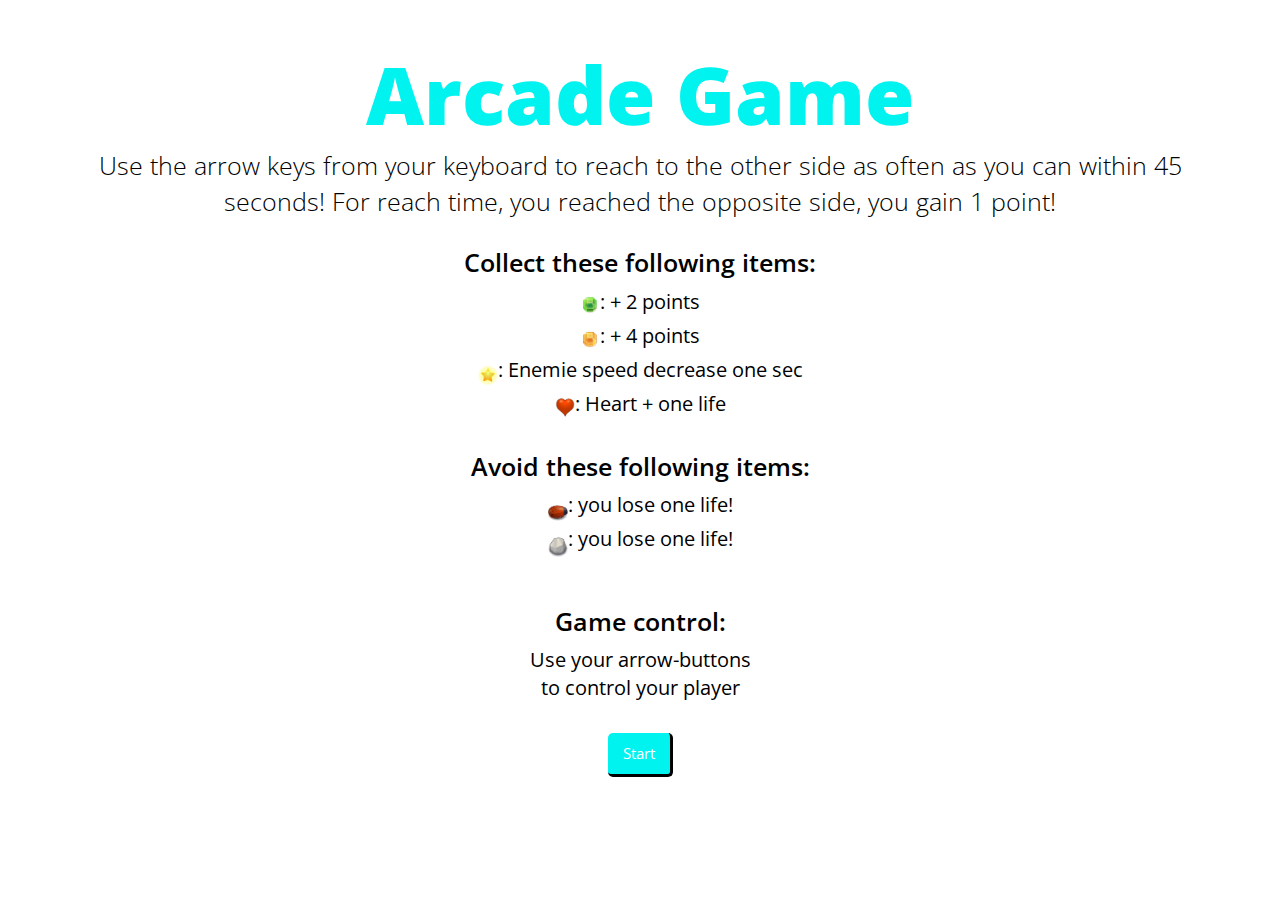
<file: index.html>
<!DOCTYPE html>

<html>
<head>
    <meta charset="UTF-8">
    <title>Effective JavaScript: Frogger-Clone</title>
    <!--Page Styles and Font-->
    <link href="https://fonts.googleapis.com/css?family=Open+Sans:400,300,600,800" rel="stylesheet">
    <link rel="stylesheet" href="css/bootstrap.css">
    <link rel="stylesheet" href="css/style.css">
</head>
<body>
<div class="container">
    <header>
        <h1 id="heading">Arcade Game</h1>
        <div id="instruction">
            <p>Use the arrow keys from your keyboard to reach to the other side as often as you can within 45 seconds! For reach time, you reached the opposite side, you gain 1 point!</p>
            <h2>Collect these following items:</h2>
            <ul>
                <li><img src="images/GemGreenKopie.png" alt="green Gem" style="width:20px;height:34px;">: + 2 points</li>
                <li><img src="images/GemOrangeKopie.png" alt="orange Gem" style="width:20px;height:34px;">: + 4 points</li>
                <li><img src="images/Star.png" alt="Star" style="width:20px;height:34px;">: Enemie speed decrease one sec</li>
                <li><img src="images/Heart.png" alt="Heart" style="width:20px;height:34px;">: Heart + one life</li>
            </ul>
            <h2>Avoid these following items:</h2>
            <ul>
                <li><img src="images/enemy-bug.png" alt="Bug" style="width:20px;height:34px;">: you lose one life!</li>
                <li><img src="images/Rock.png" alt="Rock" style="width:20px;height:34px;">: you lose one life!</li>
            </ul><br>
            <h2>Game control:</h2>
            <ul>
            <li>Use your arrow-buttons <br> to control your player</li>
            </ul>
        </div>
        <div id="timer"></div>
        <div id="life"></div>
        <div id="score"></div>
        <button id="start">Start</button>
        <button id="try-again" onClick="history.go(0)">Try Again</button>
    </header>

    <div id="game-board"></div>
    <div>
        <h1 id="no-life"></h1>
        <h1 id="gameOver-message"></h1>
    </div>

    <script src="js/resources.js"></script>
    <script src="js/app.js"></script>
    <script src="js/engine.js"></script>
    </div>
</body>
</html>
</file>
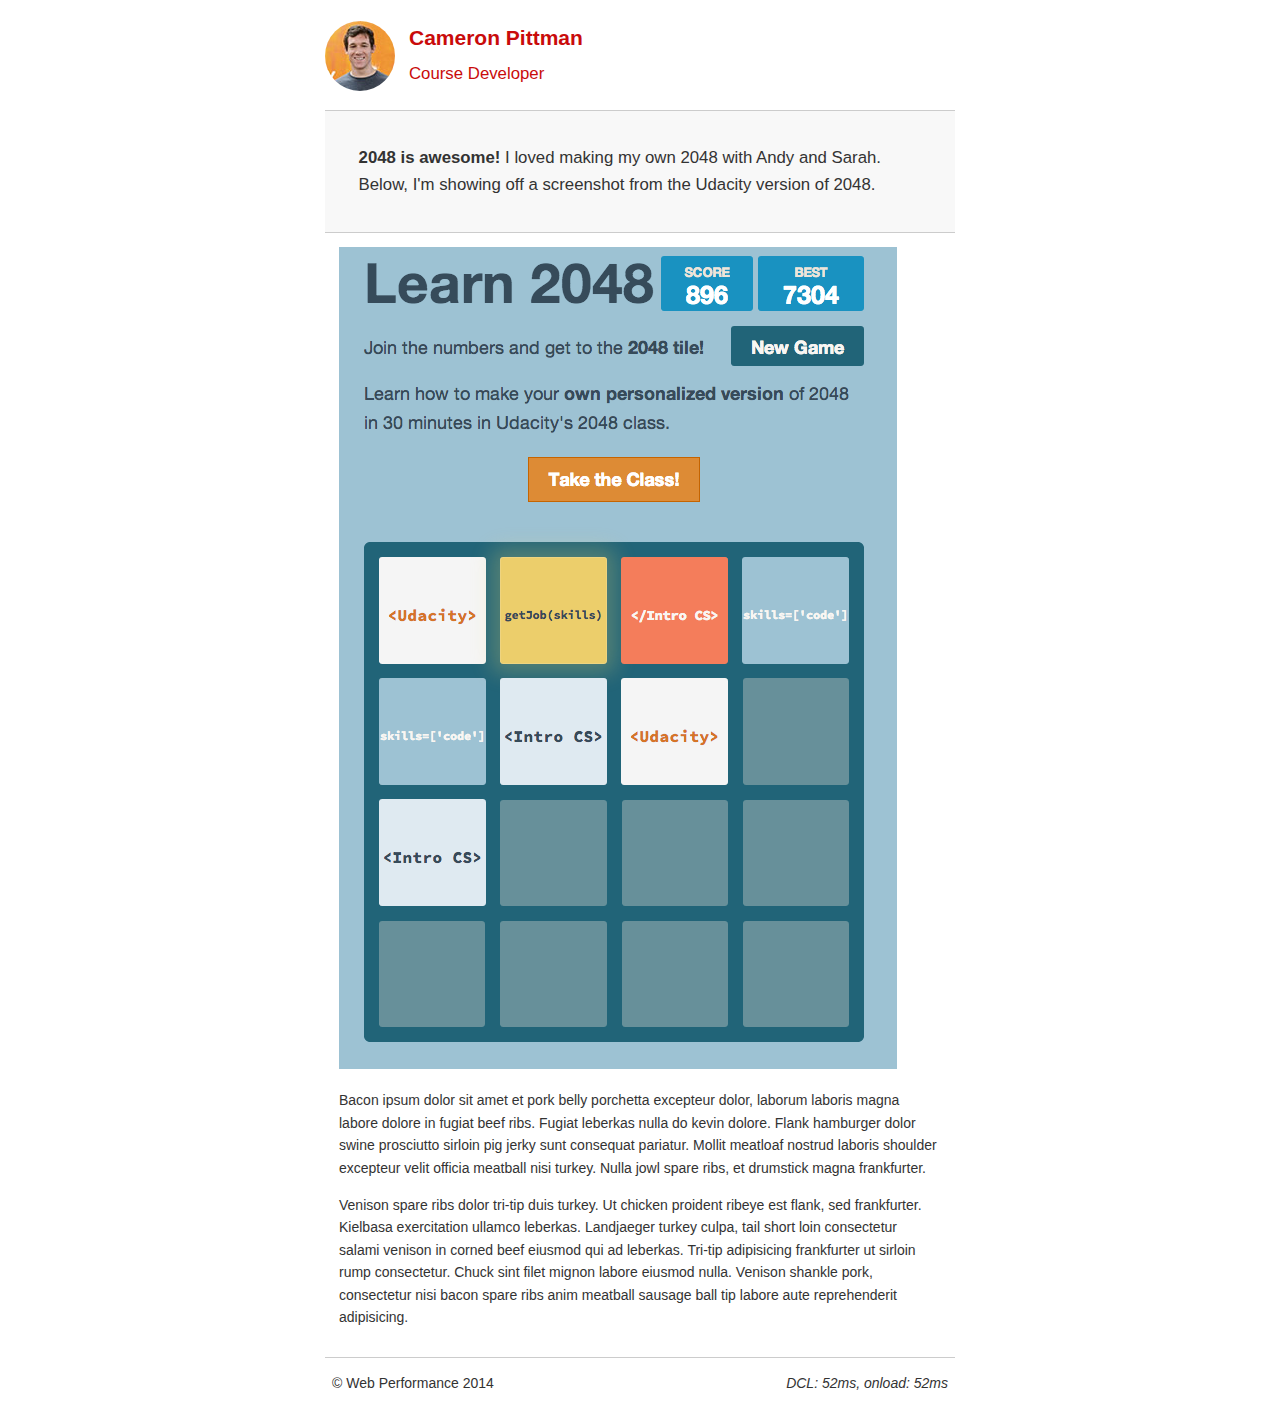
<file: 06_Website-Optimization/project-2048.html>
<!DOCTYPE html>
<html lang="en">
  <head>
    <meta charset="utf-8">
    <meta name="viewport" content="width=device-width, initial-scale=1">
    <meta name="description" content=" FILL ME IN ">
    <meta name="author" content=" FILL ME IN ">
    <title>Cameron Pittman: Portfolio</title>

    <!-- Hmm, what is the impact of web fonts on speed? Measure it... -->
    <!-- <link href="//fonts.googleapis.com/css?family=Open+Sans:400,700" rel="stylesheet"> -->

    <link href="css/style.css" rel="stylesheet">
    <link href="css/print.css" rel="stylesheet">

    <script>
      (function(w,g){w['GoogleAnalyticsObject']=g;
      w[g]=w[g]||function(){(w[g].q=w[g].q||[]).push(arguments)};w[g].l=1*new Date();})(window,'ga');

      // Optional TODO: replace with your Google Analytics profile ID.
      ga('create', 'UA-XXXX-Y');
      ga('send', 'pageview');
    </script>
    <script src="//www.google-analytics.com/analytics.js"></script>
    <script src="js/perfmatters.js"></script>
  </head>

  <body>
    <header>
      <a href="/"><img src="img/profilepic.jpg"></a>
      <p>Cameron Pittman<br><span>Course Developer</span></p>
    </header>

    <div class="container">
      <div class="hero">
        <strong>2048 is awesome!</strong> I loved making my own 2048 with Andy and Sarah. Below, I'm showing off a screenshot from the Udacity version of 2048.
      </div>

      <div class="content">

        <img class="img-responsive" src="img/2048.png">

        <p>Bacon ipsum dolor sit amet et pork belly porchetta excepteur dolor, laborum laboris magna labore dolore in fugiat beef ribs. Fugiat leberkas nulla do kevin dolore. Flank hamburger dolor swine prosciutto sirloin pig jerky sunt consequat pariatur. Mollit meatloaf nostrud laboris shoulder excepteur velit officia meatball nisi turkey. Nulla jowl spare ribs, et drumstick magna frankfurter.</p>

        <p>Venison spare ribs dolor tri-tip duis turkey. Ut chicken proident ribeye est flank, sed frankfurter. Kielbasa exercitation ullamco leberkas. Landjaeger turkey culpa, tail short loin consectetur salami venison in corned beef eiusmod qui ad leberkas. Tri-tip adipisicing frankfurter ut sirloin rump consectetur. Chuck sint filet mignon labore eiusmod nulla. Venison shankle pork, consectetur nisi bacon spare ribs anim meatball sausage ball tip labore aute reprehenderit adipisicing.</p>

    </div>

    <footer>
      <p>&copy; Web Performance 2014 <span id="crp-stats"></span></p>
    </footer>
  </body>
</html>
</file>
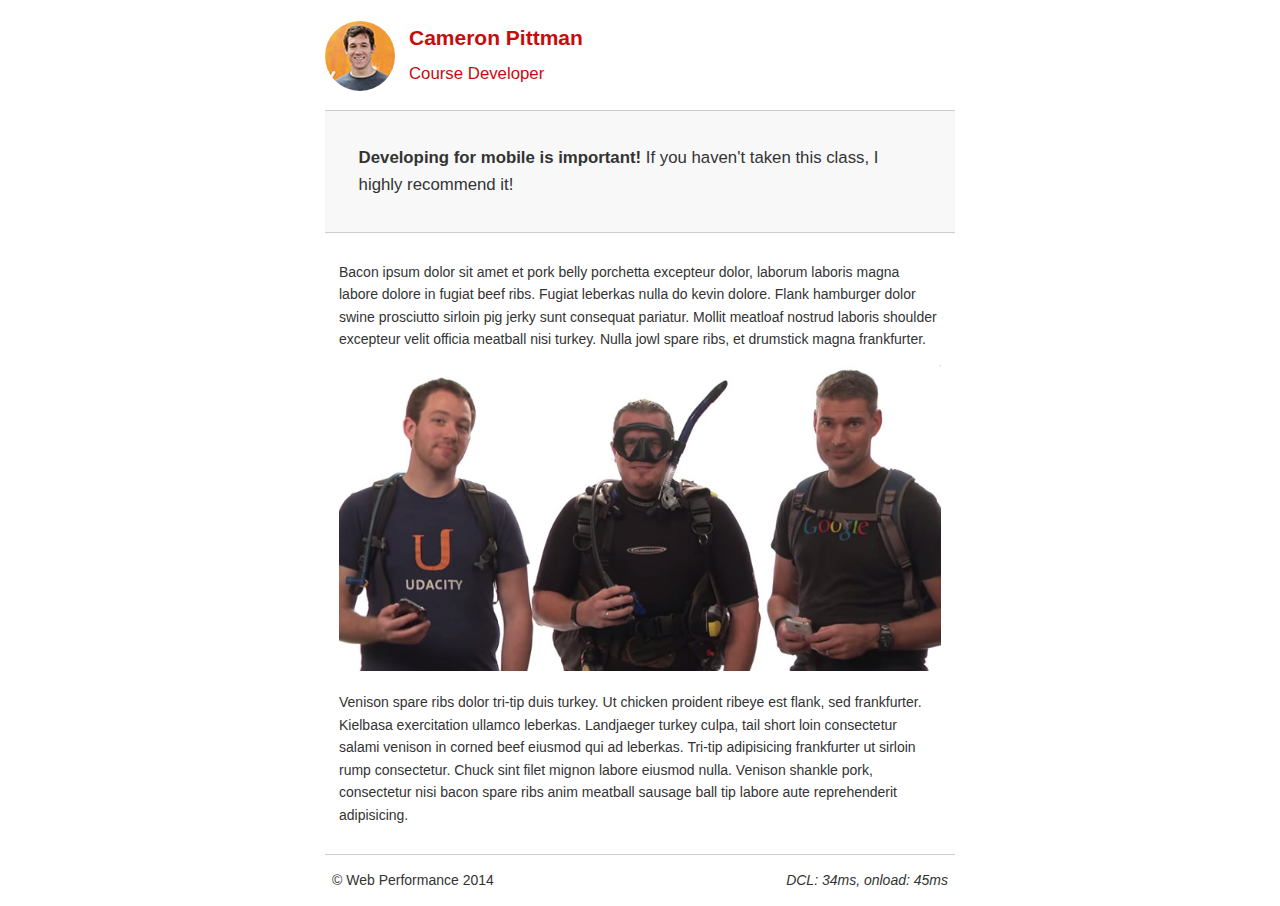
<file: 06_Website-Optimization/project-mobile.html>
<!DOCTYPE html>
<html lang="en">
  <head>
    <meta charset="utf-8">
    <meta name="viewport" content="width=device-width, initial-scale=1">
    <meta name="description" content=" FILL ME IN ">
    <meta name="author" content=" FILL ME IN ">
    <title>Cameron Pitman: Portfolio</title>

    <!-- Hmm, what is the impact of web fonts on speed? Measure it... -->
    <!-- <link href="//fonts.googleapis.com/css?family=Open+Sans:400,700" rel="stylesheet"> -->

    <link href="css/style.css" rel="stylesheet">
    <link href="css/print.css" rel="stylesheet">

    <script>
      (function(w,g){w['GoogleAnalyticsObject']=g;
      w[g]=w[g]||function(){(w[g].q=w[g].q||[]).push(arguments)};w[g].l=1*new Date();})(window,'ga');

      // Optional TODO: replace with your Google Analytics profile ID.
      ga('create', 'UA-XXXX-Y');
      ga('send', 'pageview');
    </script>
    <script src="http://www.google-analytics.com/analytics.js"></script>
    <script async src="js/perfmatters.js"></script>
  </head>

  <body>
    <header>
      <a href="/"><img src="img/profilepic.jpg"></a>
      <p>Cameron Pittman<br><span>Course Developer</span></p>
    </header>

    <div class="container">
      <div class="hero">
        <strong>Developing for mobile is important!</strong> If you haven't taken this class, I highly recommend it!
      </div>

      <div class="content">

        <p>Bacon ipsum dolor sit amet et pork belly porchetta excepteur dolor, laborum laboris magna labore dolore in fugiat beef ribs. Fugiat leberkas nulla do kevin dolore. Flank hamburger dolor swine prosciutto sirloin pig jerky sunt consequat pariatur. Mollit meatloaf nostrud laboris shoulder excepteur velit officia meatball nisi turkey. Nulla jowl spare ribs, et drumstick magna frankfurter.</p>

        <img src="img/mobilewebdev.jpg">

        <p>Venison spare ribs dolor tri-tip duis turkey. Ut chicken proident ribeye est flank, sed frankfurter. Kielbasa exercitation ullamco leberkas. Landjaeger turkey culpa, tail short loin consectetur salami venison in corned beef eiusmod qui ad leberkas. Tri-tip adipisicing frankfurter ut sirloin rump consectetur. Chuck sint filet mignon labore eiusmod nulla. Venison shankle pork, consectetur nisi bacon spare ribs anim meatball sausage ball tip labore aute reprehenderit adipisicing.</p>

    </div>

    <footer>
      <p>&copy; Web Performance 2014 <span id="crp-stats"></span></p>
    </footer>
  </body>
</html>
</file>
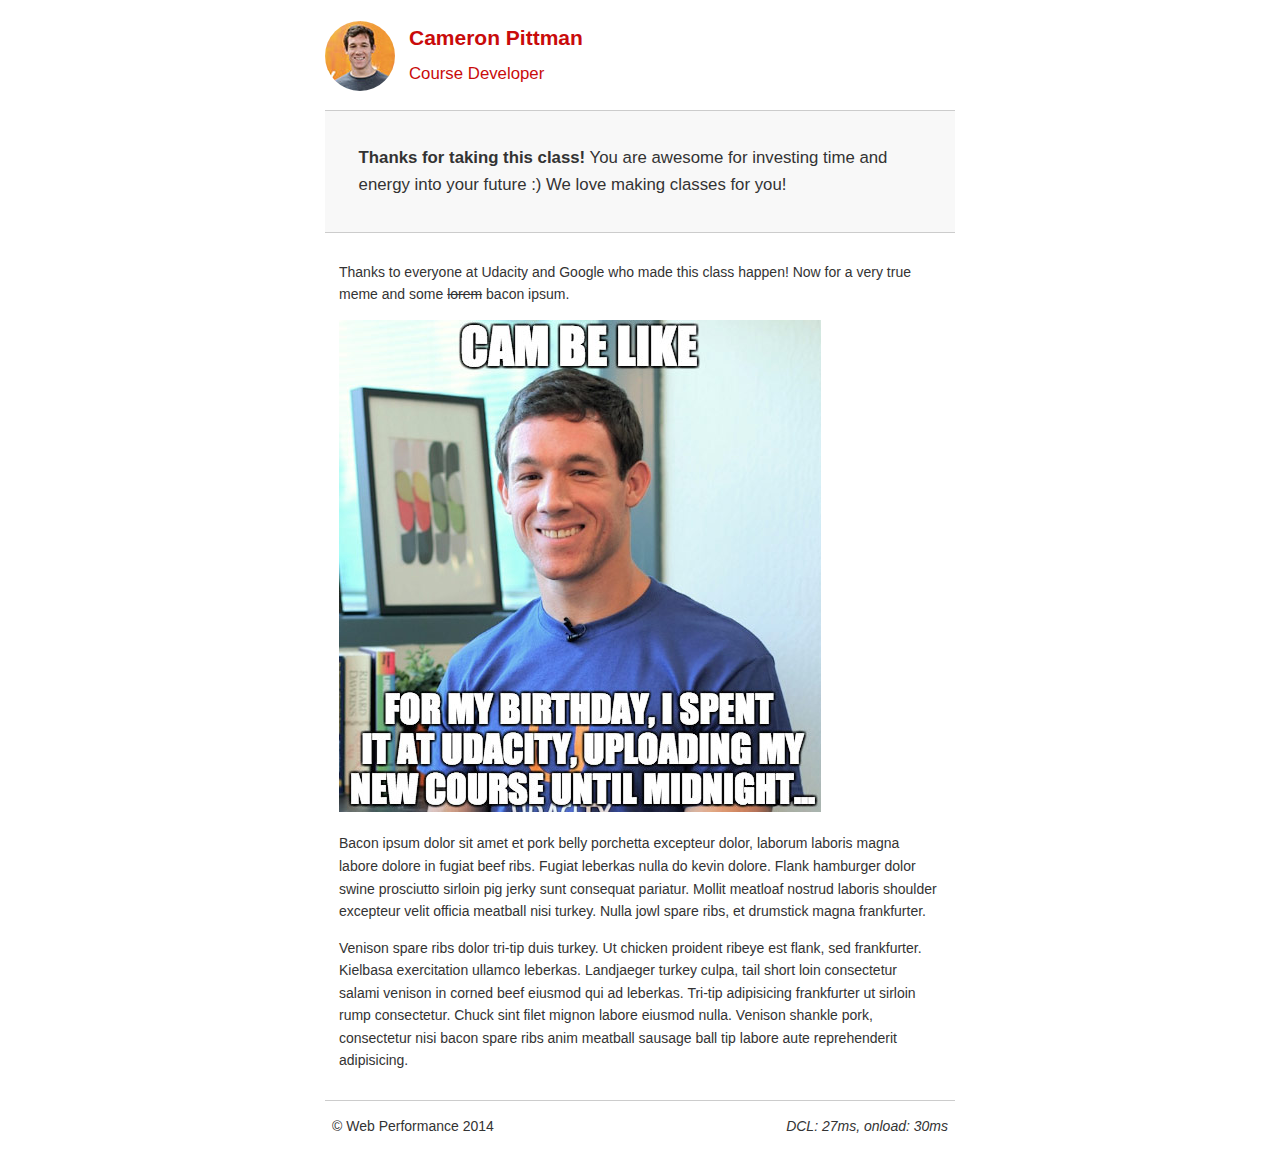
<file: 06_Website-Optimization/project-webperf.html>
<!DOCTYPE html>
<html lang="en">
  <head>
    <meta charset="utf-8">
    <meta name="viewport" content="width=device-width, initial-scale=1">
    <meta name="description" content=" FILL ME IN ">
    <meta name="author" content=" FILL ME IN ">
    <title>Cameron Pittman: Portfolio</title>

    <!-- Hmm, what is the impact of web fonts on speed? Measure it... -->
    <!-- <link href="//fonts.googleapis.com/css?family=Open+Sans:400,700" rel="stylesheet"> -->

    <link href="css/style.css" rel="stylesheet">
    <link href="css/print.css" rel="stylesheet">

    <script>
      (function(w,g){w['GoogleAnalyticsObject']=g;
      w[g]=w[g]||function(){(w[g].q=w[g].q||[]).push(arguments)};w[g].l=1*new Date();})(window,'ga');

      // Optional TODO: replace with your Google Analytics profile ID.
      ga('create', 'UA-XXXX-Y');
      ga('send', 'pageview');
    </script>
    <script src="http://www.google-analytics.com/analytics.js"></script>
    <script async src="js/perfmatters.js"></script>
  </head>

  <body>
    <header>
      <a href="/"><img src="img/profilepic.jpg"></a>
      <p>Cameron Pittman<br><span>Course Developer</span></p>
    </header>

    <div class="container">
      <div class="hero">
        <strong>Thanks for taking this class!</strong> You are awesome for investing time and energy into your future :) We love making classes for you!
      </div>

      <div class="content">

        <p>Thanks to everyone at Udacity and Google who made this class happen! Now for a very true meme and some <strike>lorem</strike> bacon ipsum.</p>

        <img src="img/cam_be_like.jpg">

        <p>Bacon ipsum dolor sit amet et pork belly porchetta excepteur dolor, laborum laboris magna labore dolore in fugiat beef ribs. Fugiat leberkas nulla do kevin dolore. Flank hamburger dolor swine prosciutto sirloin pig jerky sunt consequat pariatur. Mollit meatloaf nostrud laboris shoulder excepteur velit officia meatball nisi turkey. Nulla jowl spare ribs, et drumstick magna frankfurter.</p>

        <p>Venison spare ribs dolor tri-tip duis turkey. Ut chicken proident ribeye est flank, sed frankfurter. Kielbasa exercitation ullamco leberkas. Landjaeger turkey culpa, tail short loin consectetur salami venison in corned beef eiusmod qui ad leberkas. Tri-tip adipisicing frankfurter ut sirloin rump consectetur. Chuck sint filet mignon labore eiusmod nulla. Venison shankle pork, consectetur nisi bacon spare ribs anim meatball sausage ball tip labore aute reprehenderit adipisicing.</p>

    </div>

    <footer>
      <p>&copy; Web Performance 2014 <span id="crp-stats"></span></p>
    </footer>
  </body>
</html>
</file>
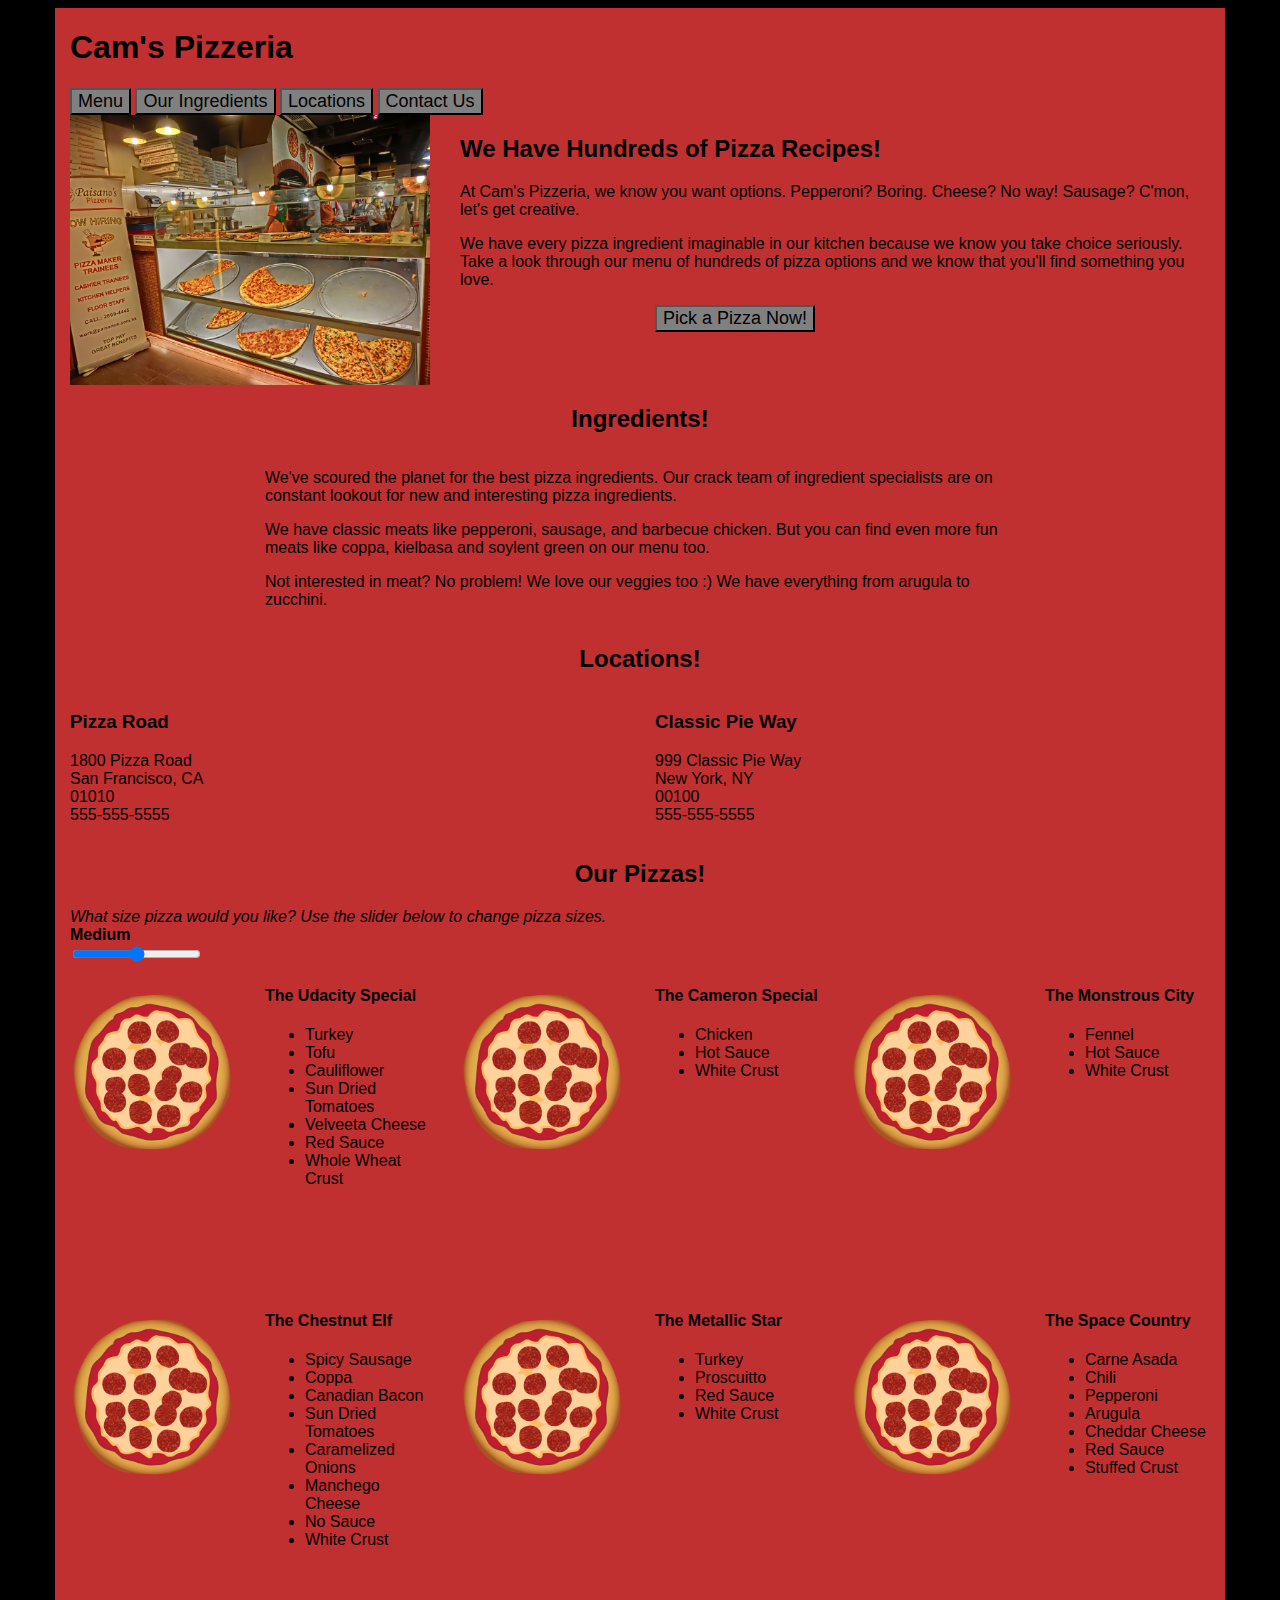
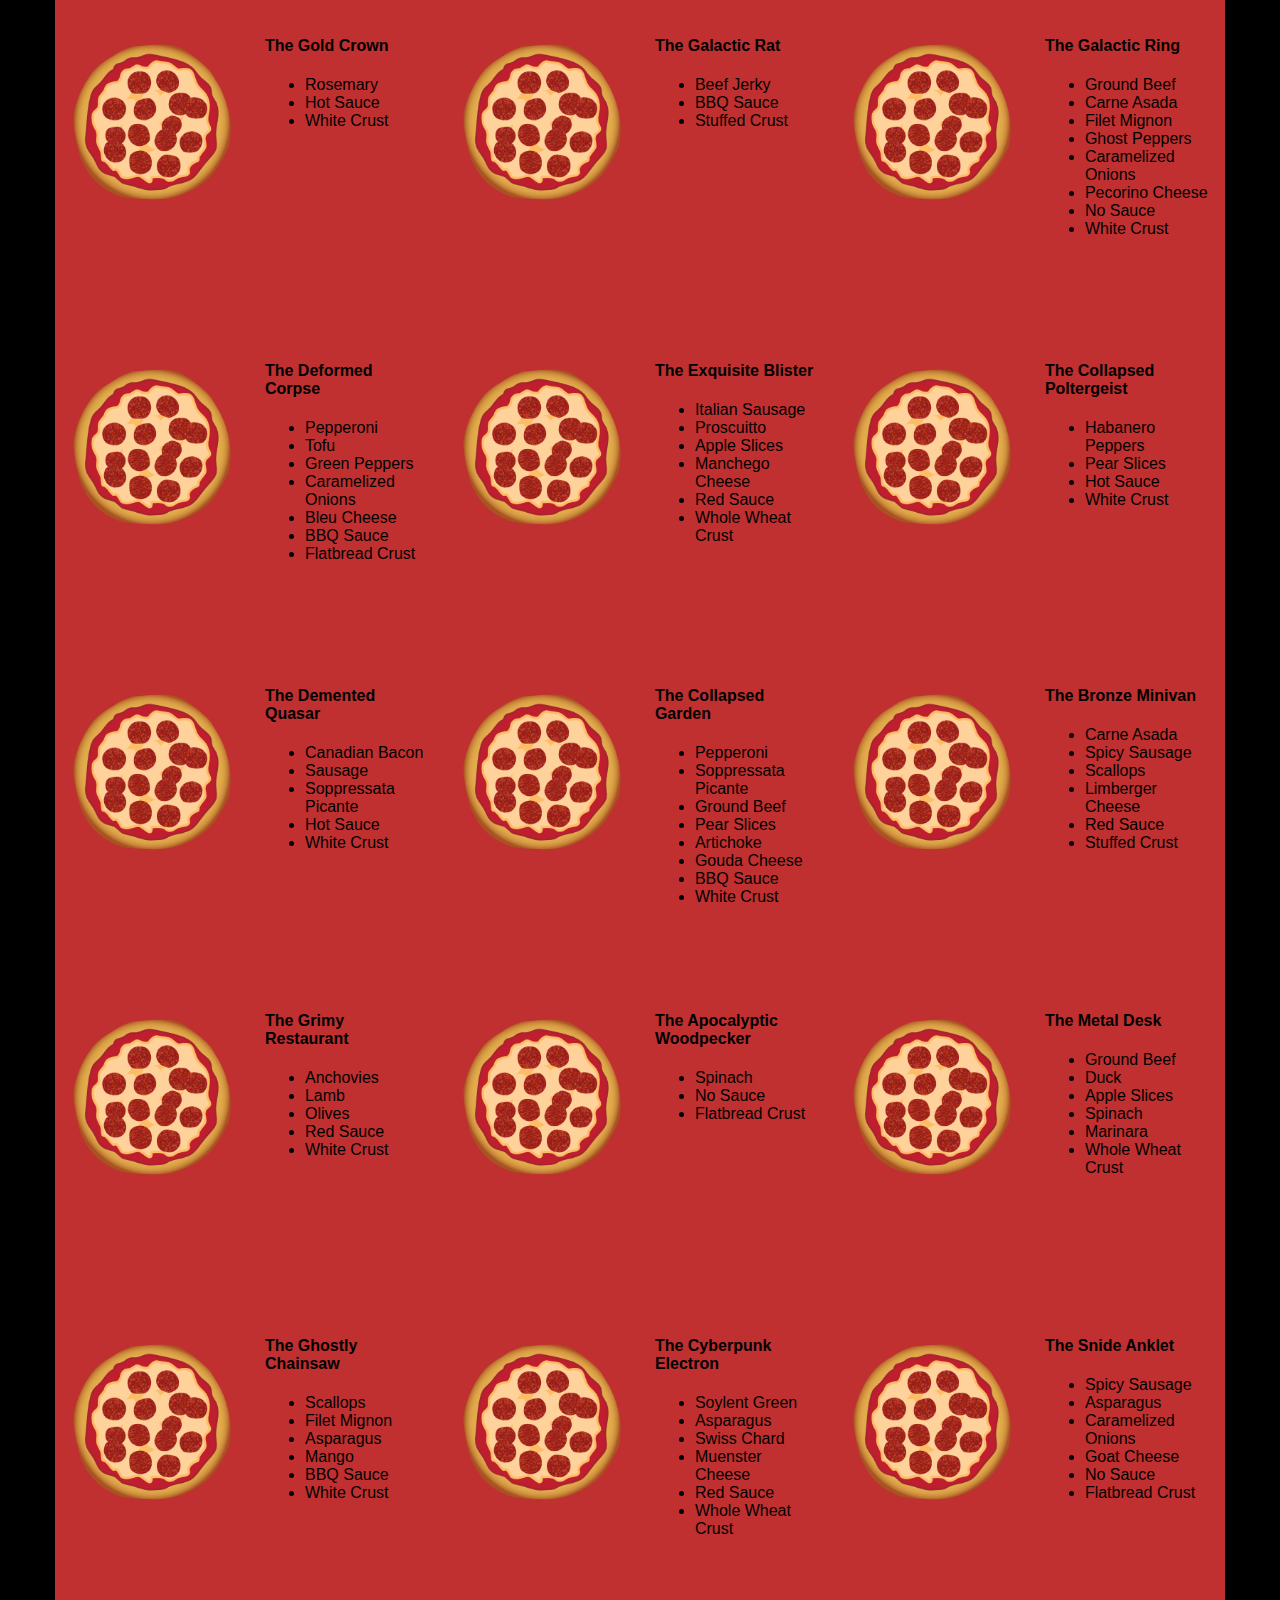
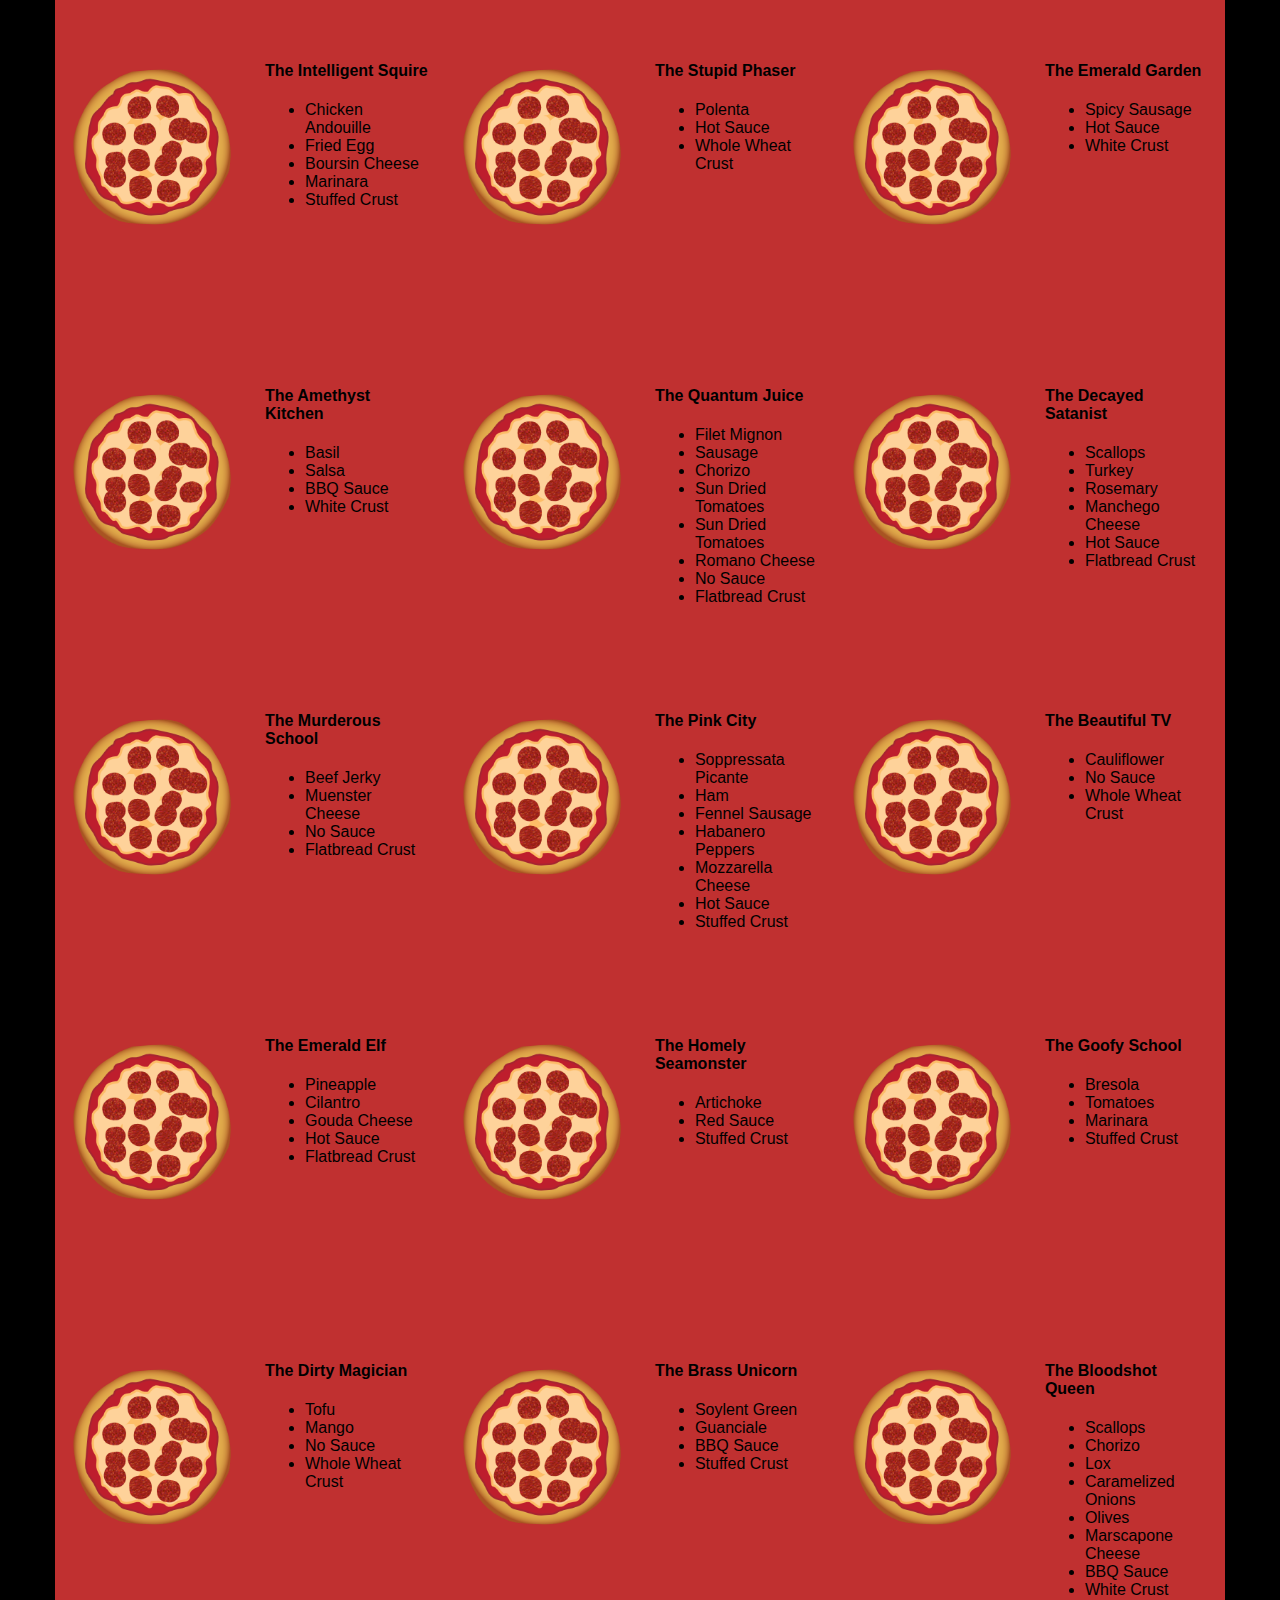
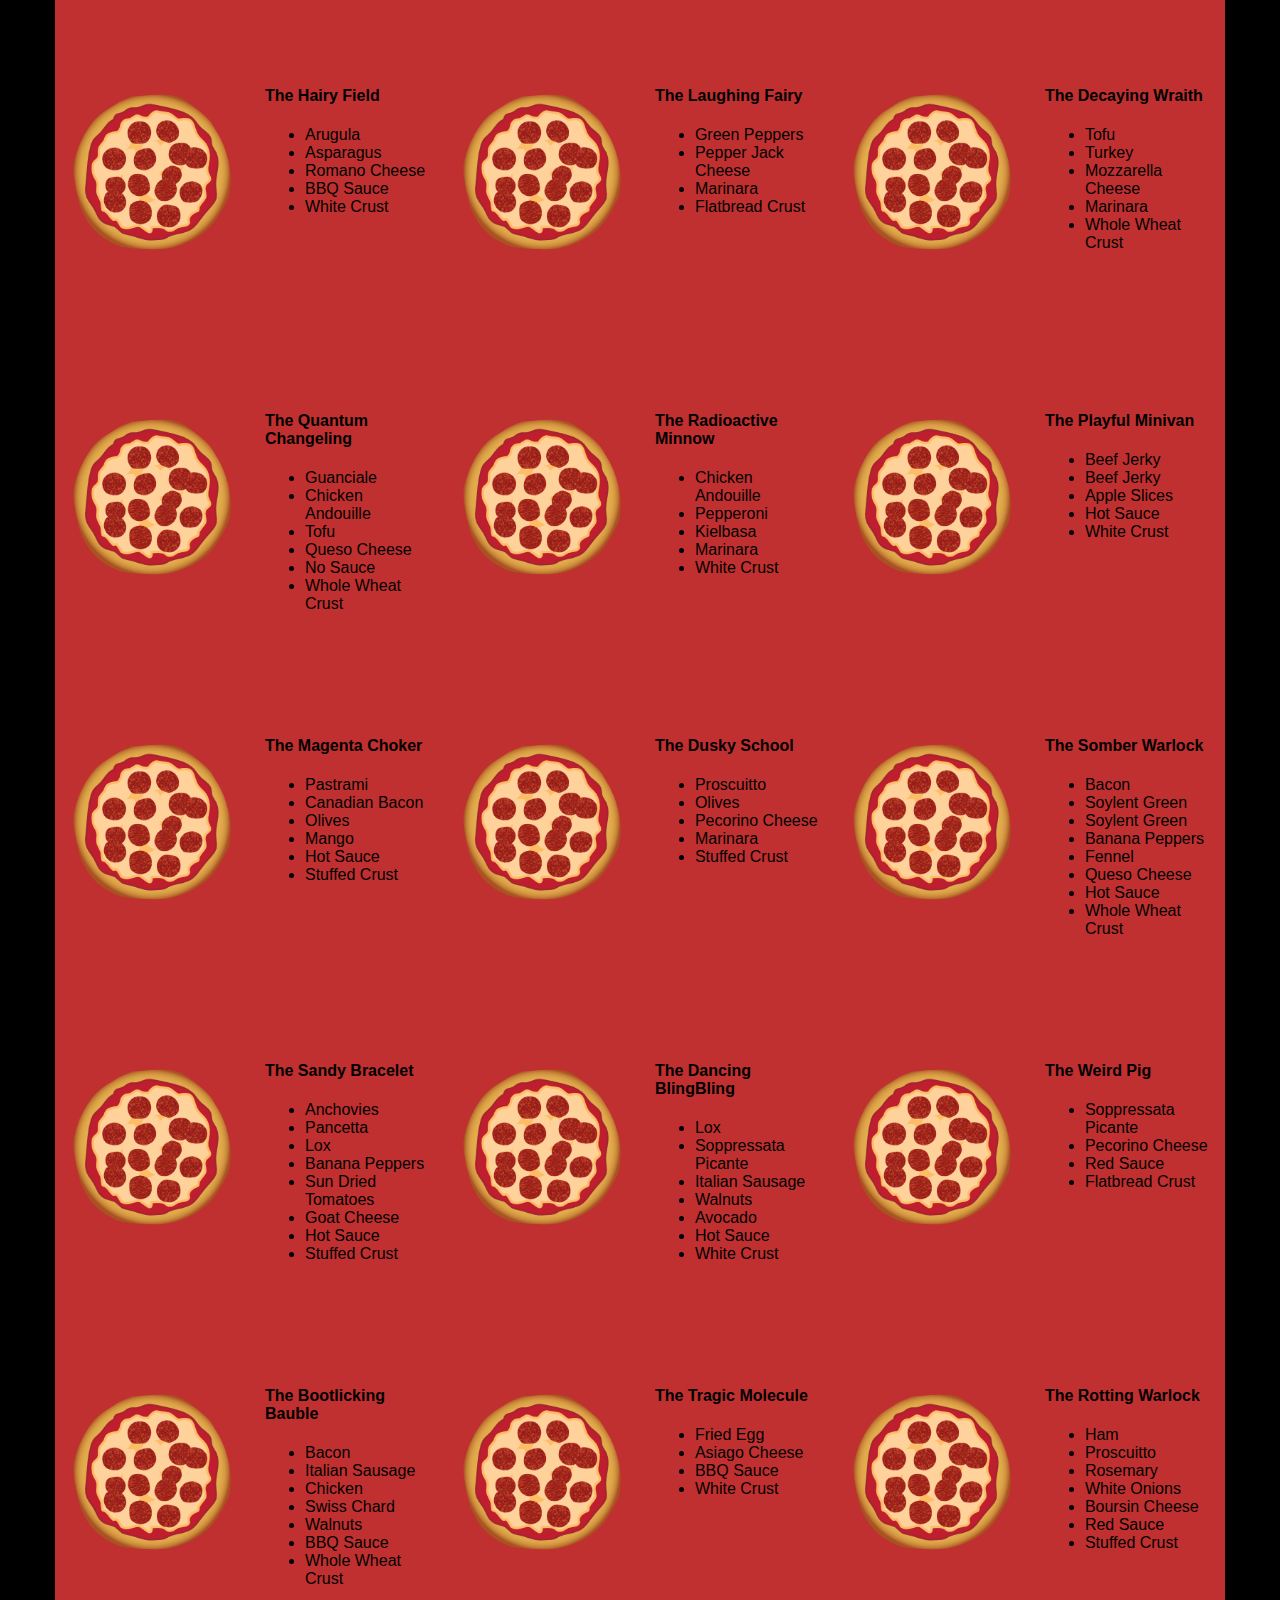
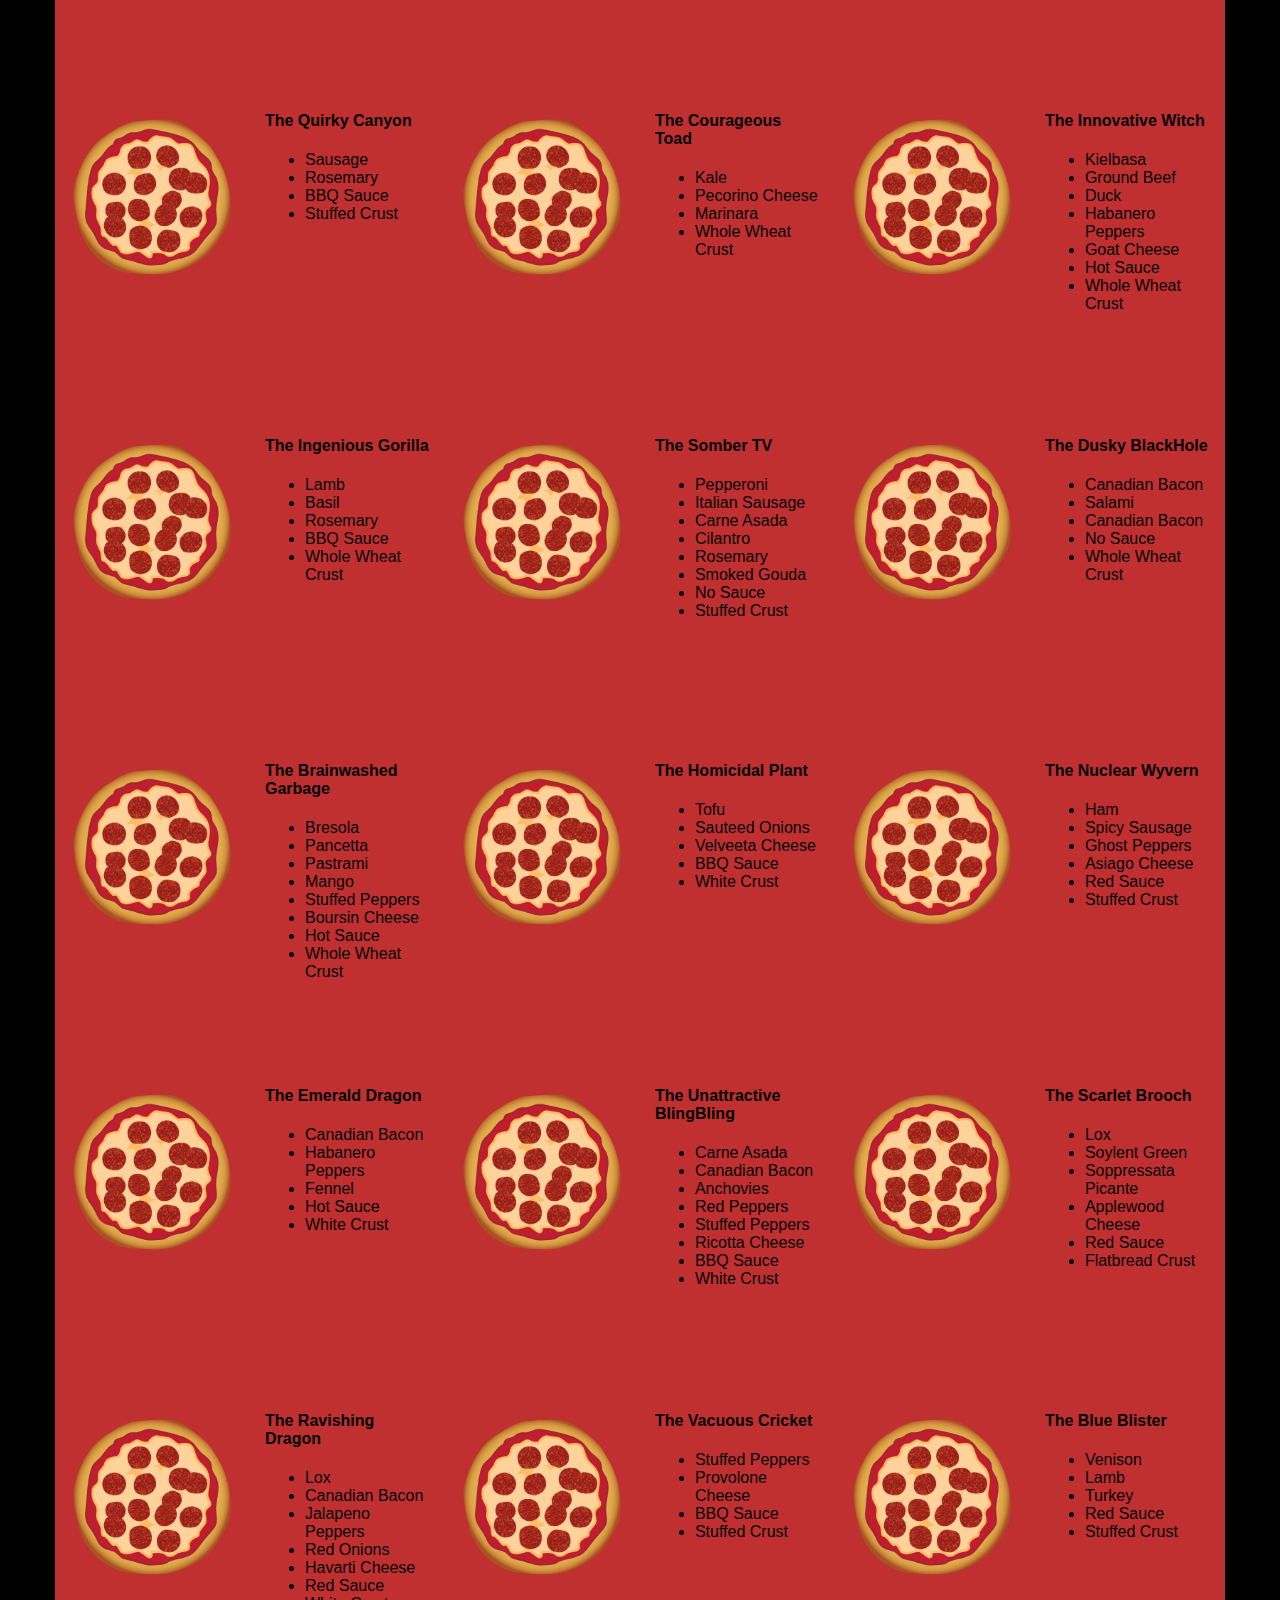
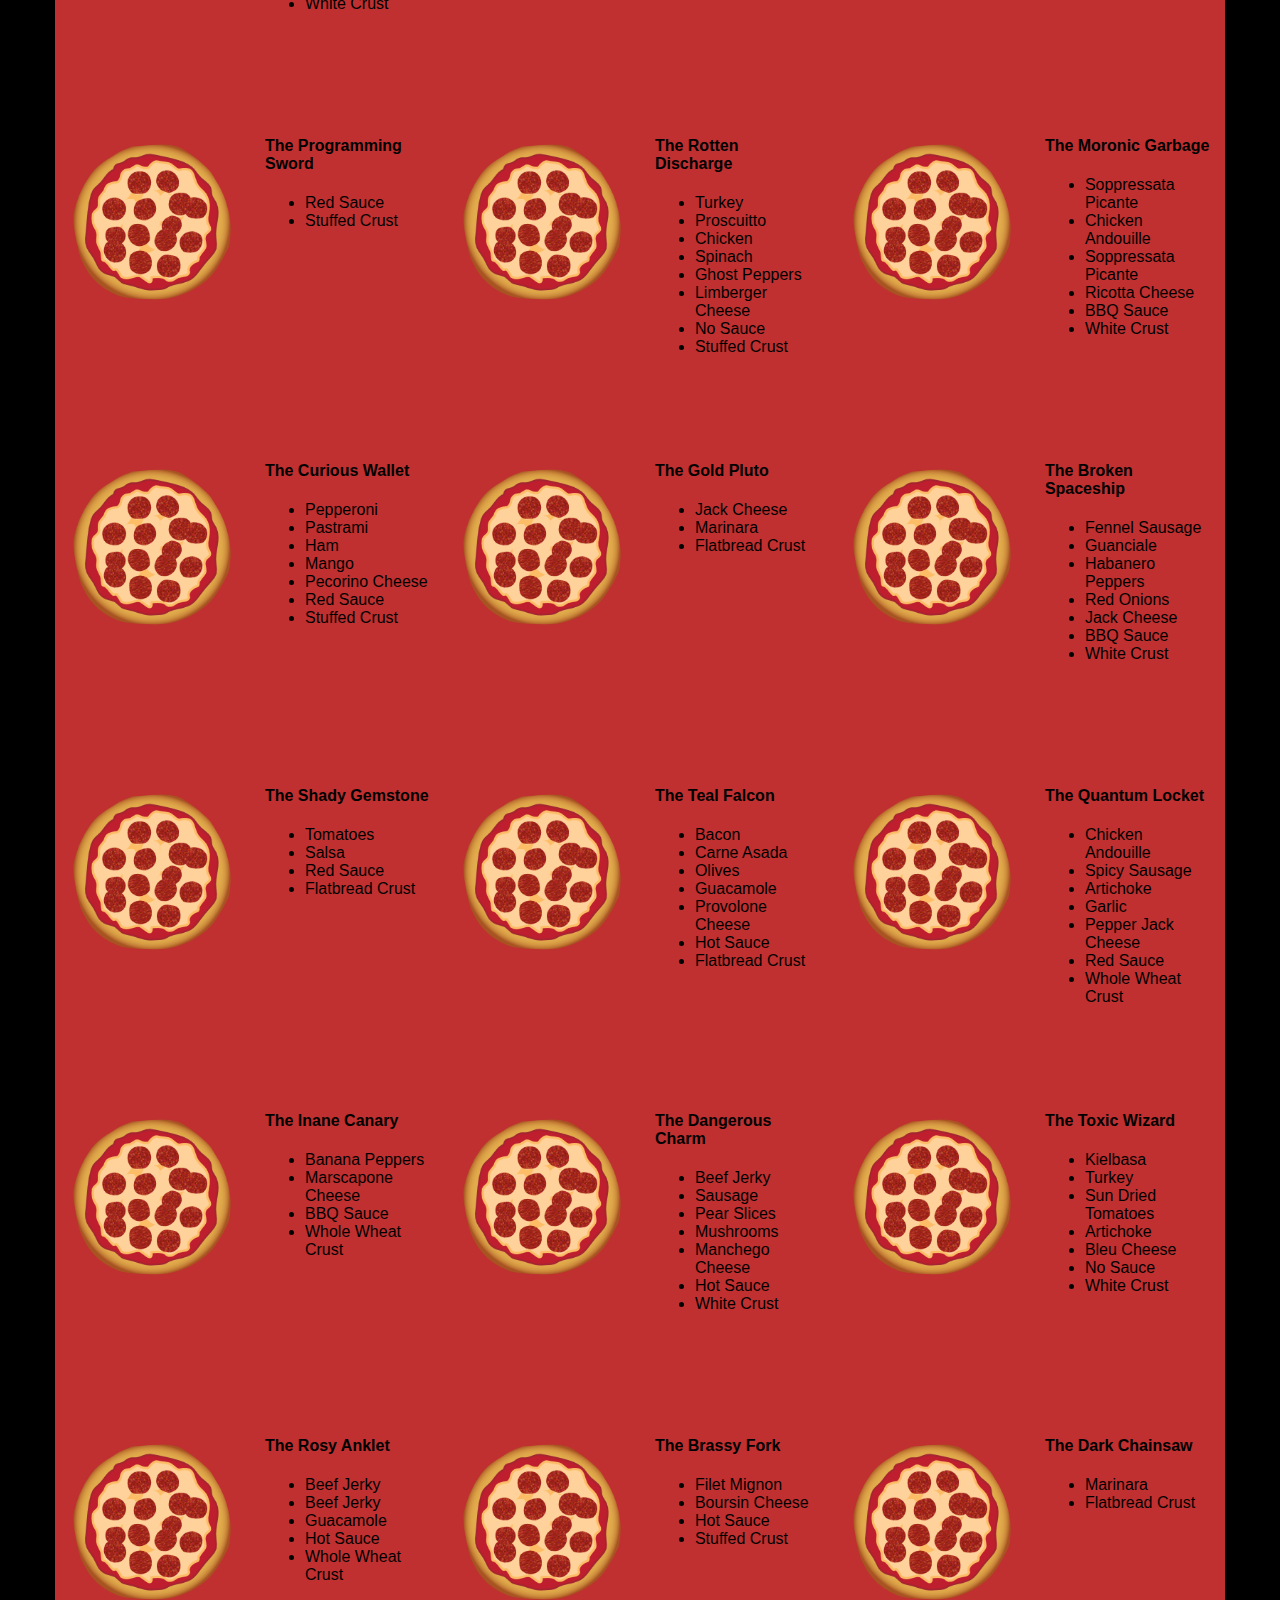
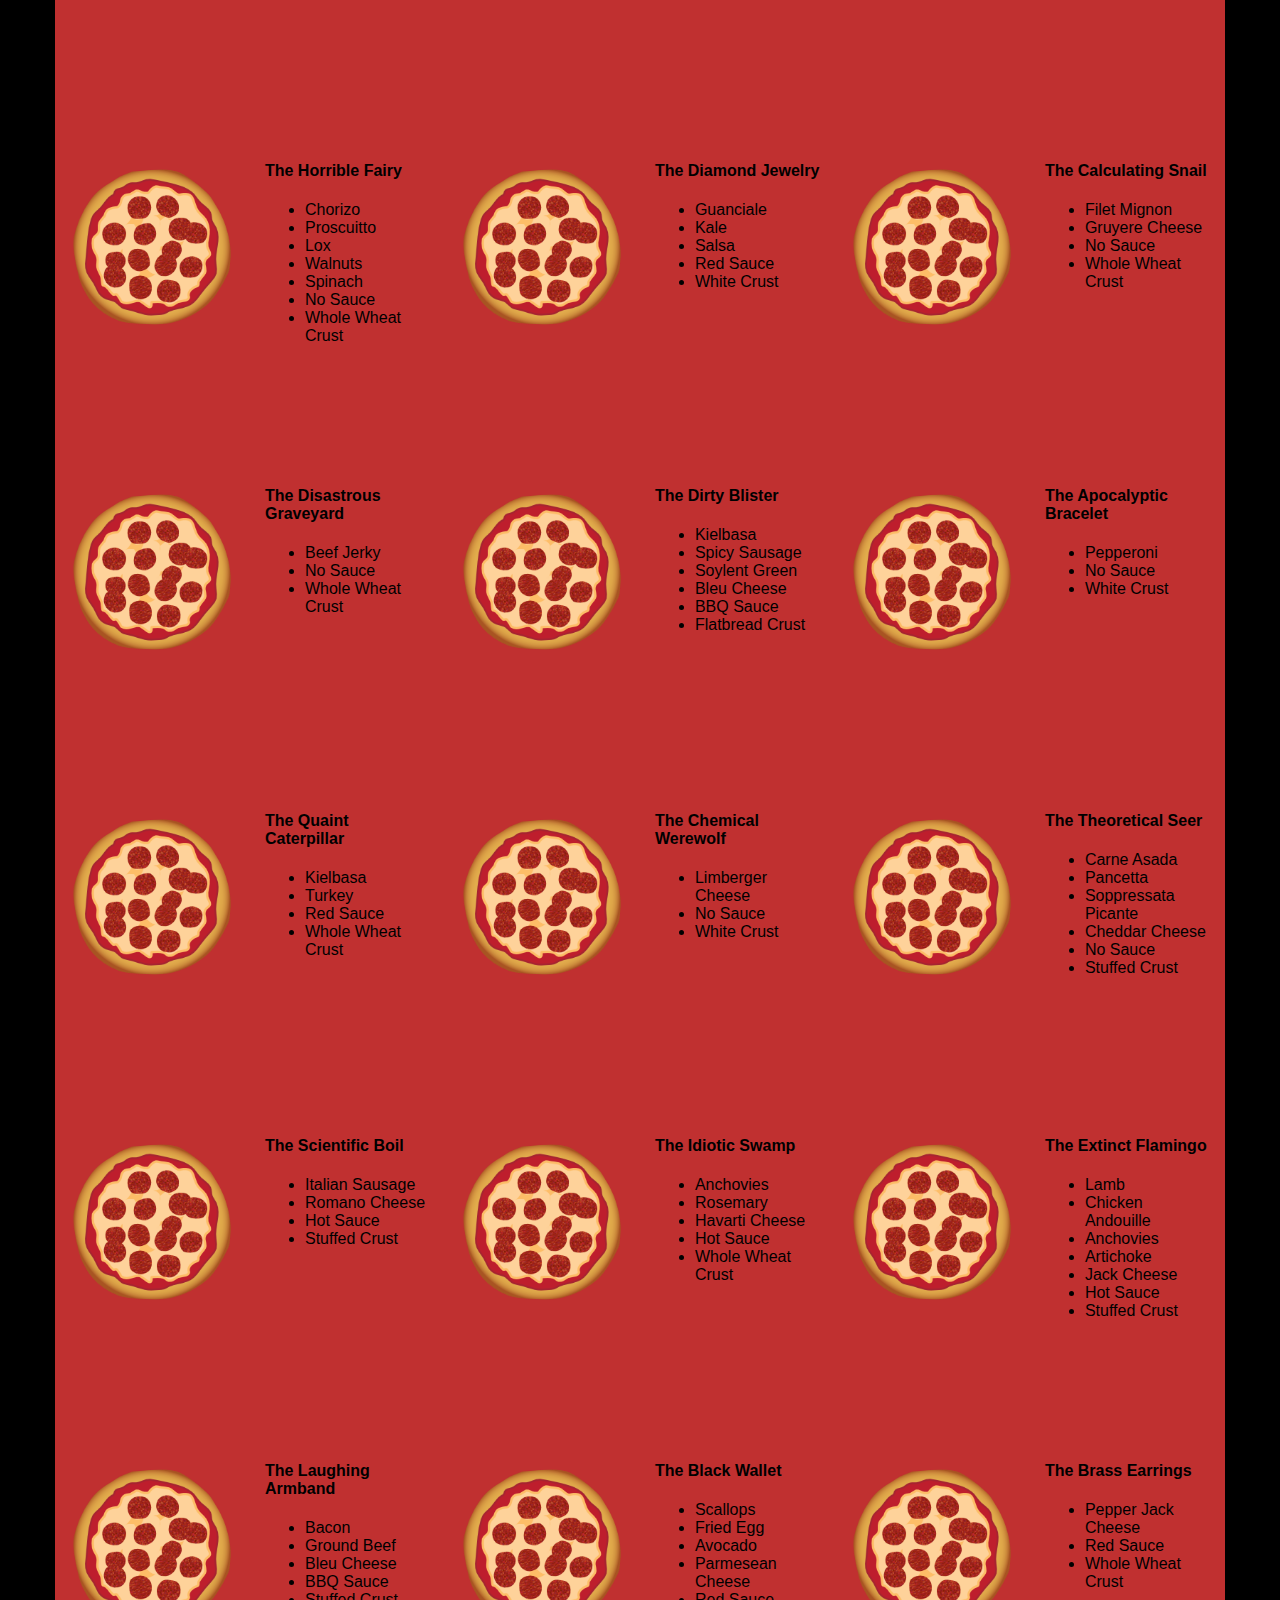
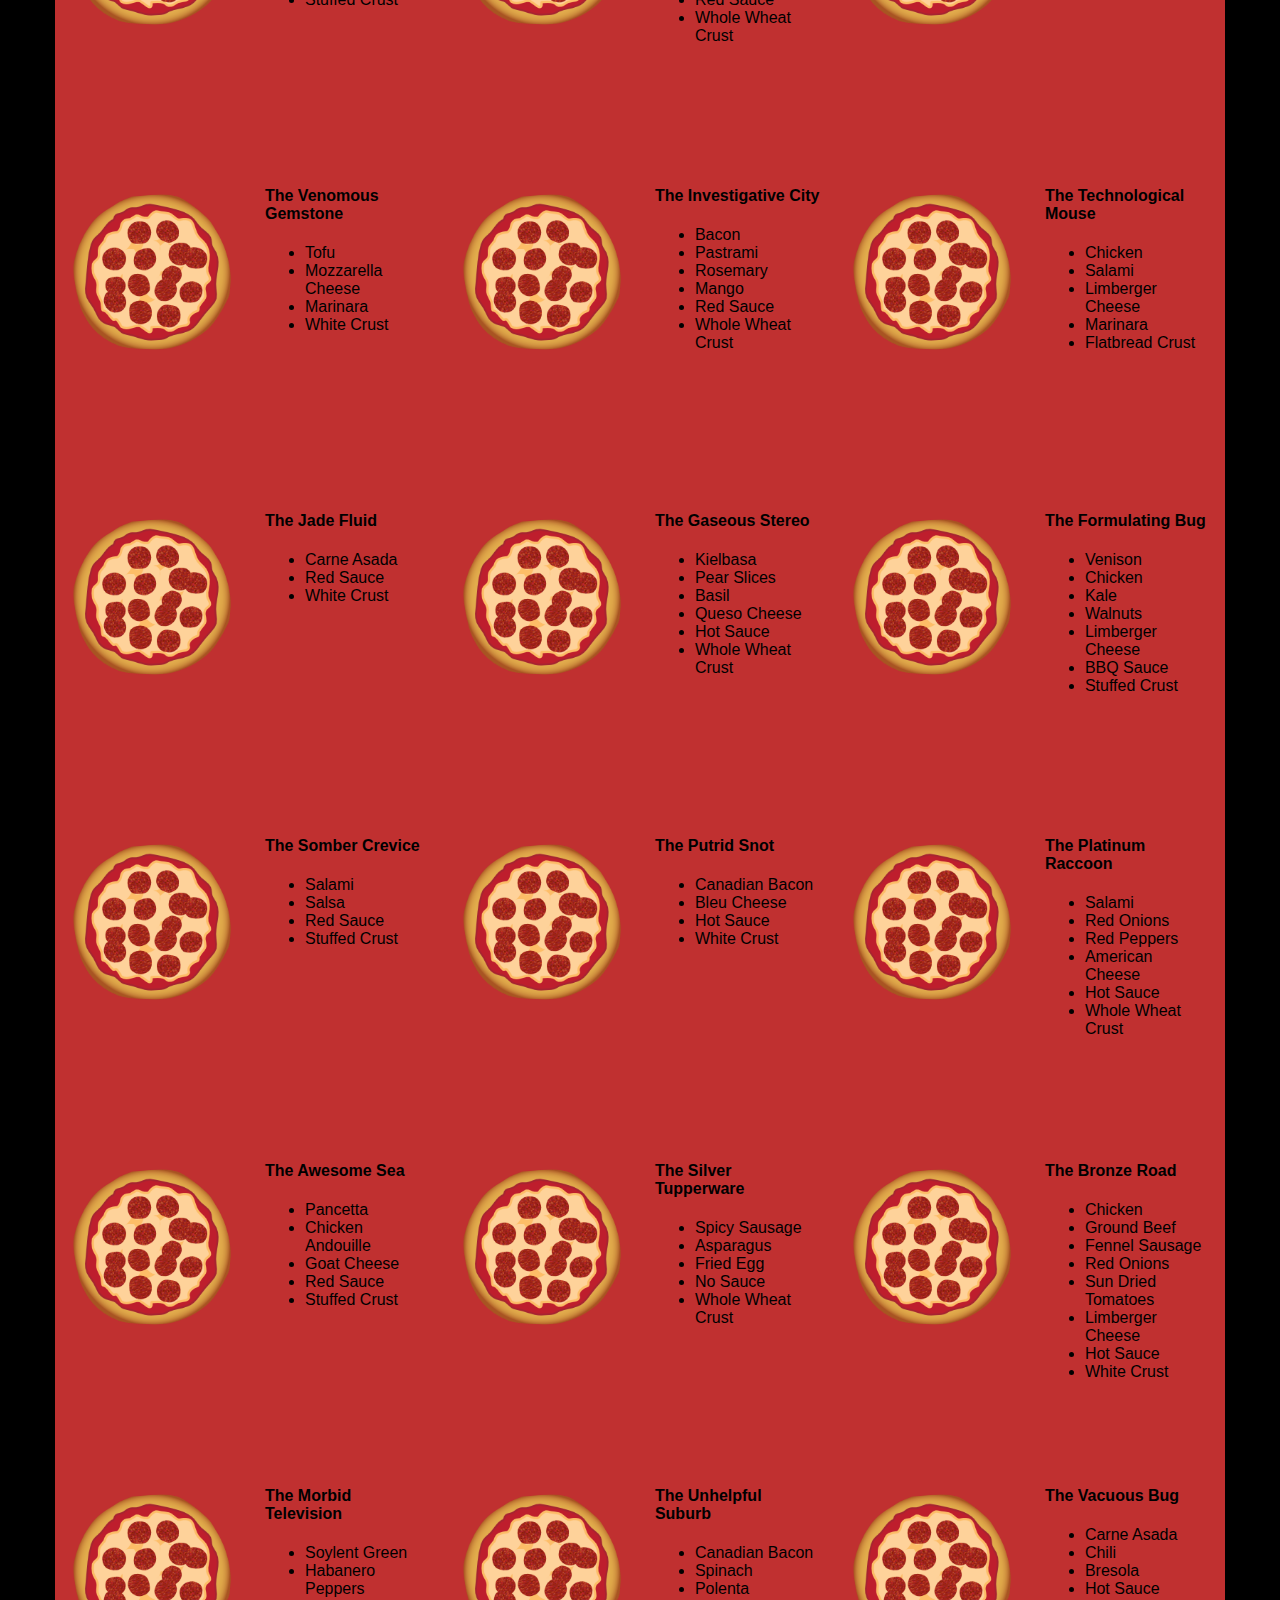
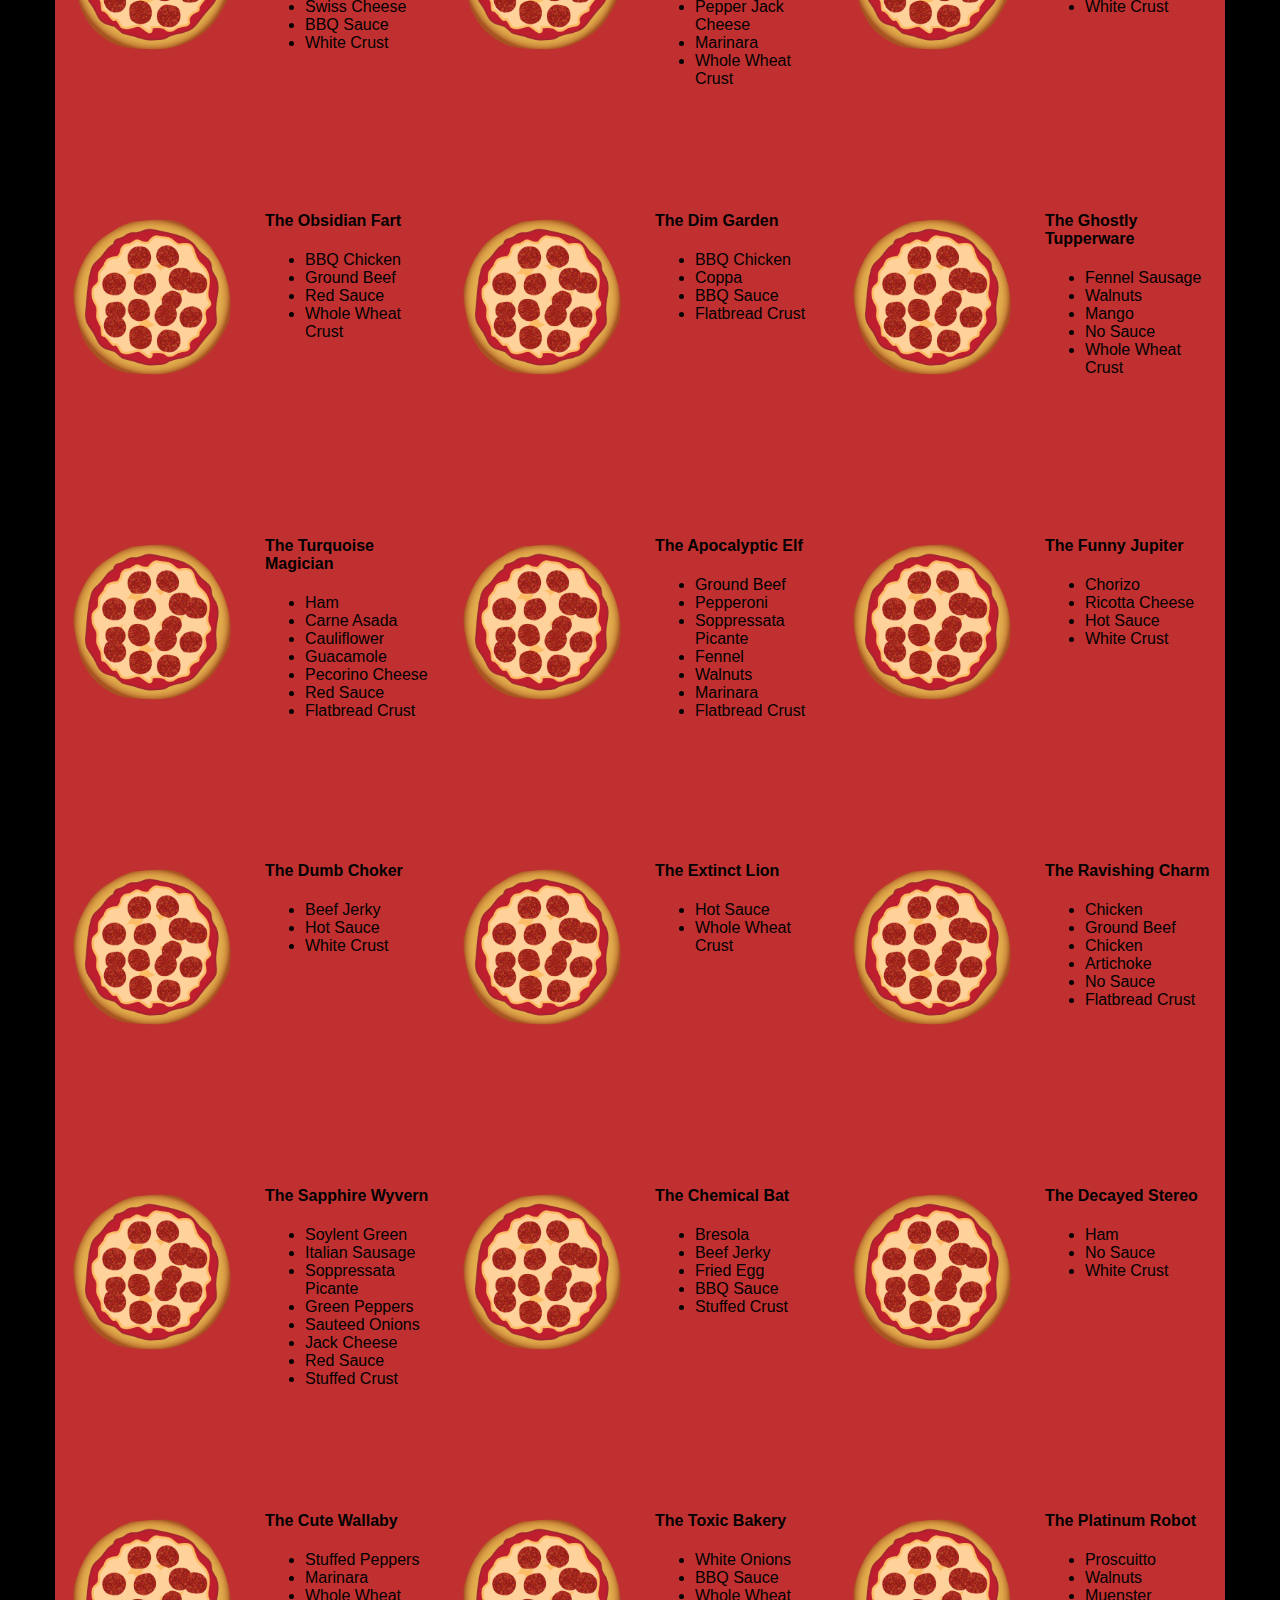
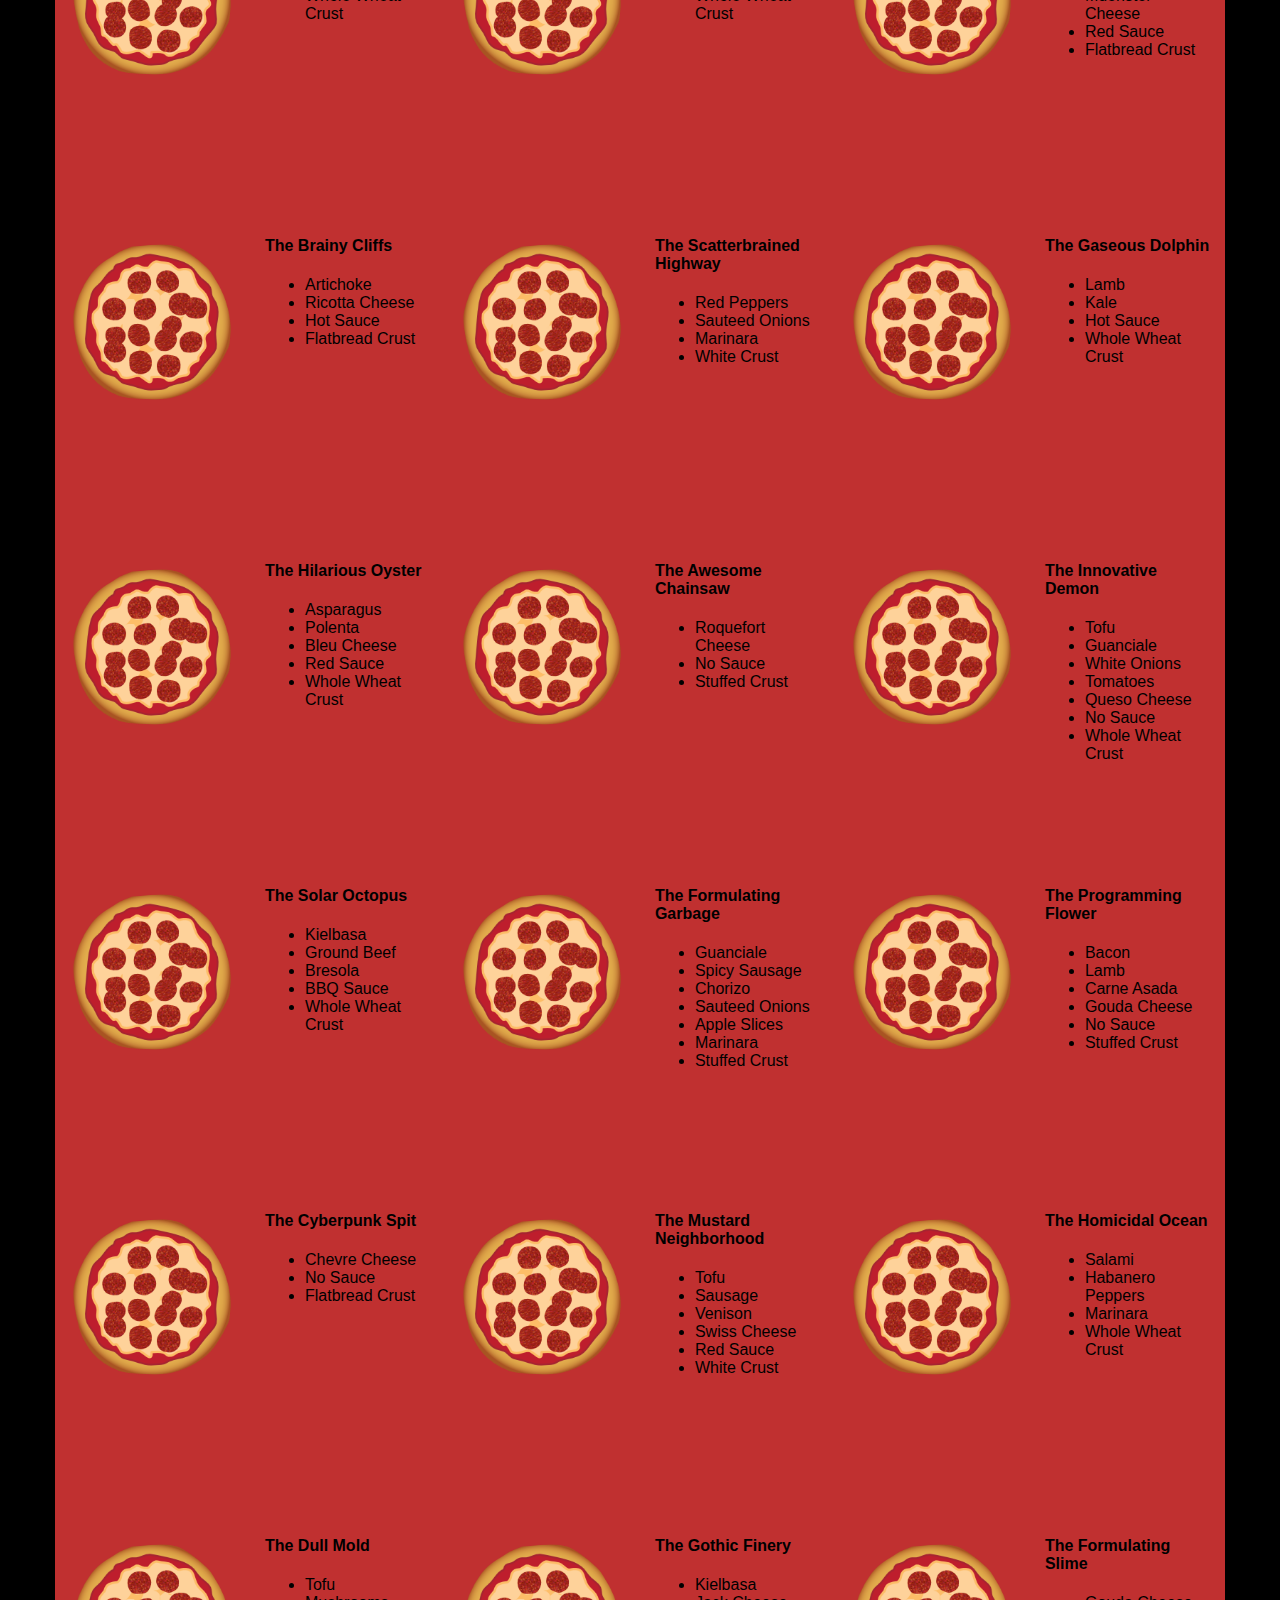
<file: 06_Website-Optimization/views/pizza.html>
<!DOCTYPE HTML>
<html>
<head>
  <!-- NOTE: I added the minified CSS-files, to inspect the files, originals are also in the folder -->
  <link rel="stylesheet" href="css/style-min.css">
  <link rel="stylesheet" href="css/bootstrap-grid-min.css">
</head>

<body>
  <div class="container">
    <div id="header" class="row">
      <div class="col-md-6">
        <div class="row">
          <div class="col-md-12">
            <h1>Cam's Pizzeria</h1>
            <div class="row">
              <div id="menu" class="col-md-12">
                <form action="#randomPizzas">
                  <input type="submit" value="Menu">
                </form>
                <form action="#ingredients">
                  <input type="submit" value="Our Ingredients">
                </form>
                <form action="#locations">
                  <input type="submit" value="Locations">
                </form>
                <form action="#" onsubmit="alert('Thanks for clicking! This button doesn\'t do anything because this is a fake pizzeria :\)')">
                  <input type="submit" value="Contact Us">
                </form>
              </div>
            </div>
          </div>
        </div>
      </div>
      <div id="movingPizzas1" class="col-md-6">
      </div>
    </div>
    <div id="callToAction" class="row">
      <div class="col-md-4">
        <img src="images/pizzeria.jpg" class="img-responsive"> <!-- Image credit to: http://commons.wikimedia.org/wiki/File:HK_TST_night_%E5%98%89%E8%98%AD%E9%81%93_Granville_Road_restaurant_Paisano's_Pizzeria_pizza_Dec-2013.JPG -->
      </div>
      <div class="col-md-8">
        <div class="row">
          <div class="col-md-12">
            <h2>We Have Hundreds of Pizza Recipes!</h2>
            <p>At Cam's Pizzeria, we know you want options. Pepperoni? Boring. Cheese? No way! Sausage? C'mon, let's get creative.</p>

            <p>We have every pizza ingredient imaginable in our kitchen because we know you take choice seriously. Take a look through our menu of hundreds of pizza options and we know that you'll find something you love.</p>
          </div>
        </div>
        <div class="row">
          <div class="col-md-6 col-md-push-3">
            <form action="#randomPizzas">
              <input type="submit" value="Pick a Pizza Now!">
            </form>
          </div>
        </div>
      </div>
    </div>
    <div id="ingredients" class="row">
      <div class="col-md-8 col-md-push-2">
        <div class="row">
          <div class="col-md-12 centered">
            <h2>Ingredients!</h2>
          </div>
        </div>
        <div class="row">
          <div class="col-md-12">
            <p>We've scoured the planet for the best pizza ingredients. Our crack team of ingredient specialists are on constant lookout for new and interesting pizza ingredients.</p>

            <p>We have classic meats like pepperoni, sausage, and barbecue chicken. But you can find even more fun meats like coppa, kielbasa and soylent green on our menu too.</p>

            <p>Not interested in meat? No problem! We love our veggies too :) We have everything from arugula to zucchini.</p>
          </div>
        </div>
      </div>
    </div>
    <div id="locations" class="row">
      <div class="col-md-12">
        <h2 style="text-align: center">Locations!</h2>
        <div class="row">
          <div class="col-md-6">
            <h3>Pizza Road</h3>
            <p>1800 Pizza Road<br>San Francisco, CA<br>01010<br>555-555-5555</p>
          </div>
          <div class="col-md-6">
            <h3>Classic Pie Way</h3>
            <p>999 Classic Pie Way<br>New York, NY<br>00100<br>555-555-5555</p>
          </div>
        </div>
      </div>
    </div>
    <div id="pizzaGenerator" class="row">
      <div class="col-md-12">
        <h2 style="text-align: center">Our Pizzas!</h2>
        <div class="row">
          <div class="col-md-12">
            <em>What size pizza would you like? Use the slider below to change pizza sizes.</em>
          </div>
          <div id="pizzaSize" class="col-md-6">Medium</div>
          <div class="col-md-12">
            <input id="sizeSlider" type="range" min="1" max="3" value="2" step="1" onchange="resizePizzas(this.value)"></input>
          </div>
        </div>
        <div id="randomPizzas" class="row">
          <div id="pizza0" class="randomPizzaContainer" style="width:33.33%;">
            <div class="col-md-6">
              <img src="images/pizza.png" class="img-responsive">
            </div>
            <div class="col-md-6">
              <h4>The Udacity Special</h4>
              <ul>
                <li>Turkey</li>
                <li>Tofu</li>
                <li>Cauliflower</li>
                <li>Sun Dried Tomatoes</li>
                <li>Velveeta Cheese</li>
                <li>Red Sauce</li>
                <li>Whole Wheat Crust</li>
              </ul>
            </div>
          </div>
          <div id="pizza1" class="randomPizzaContainer" style="width:33.33%;">
            <div class="col-md-6">
              <img src="images/pizza.png" class="img-responsive">
            </div>
            <div class="col-md-6">
              <h4>The Cameron Special</h4>
              <ul>
                <li>Chicken</li>
                <li>Hot Sauce</li>
                <li>White Crust</li>
              </ul>
            </div>
          </div>
        </div>
      </div>
    </div>
    <div id="footer" class="col-md-12">Thanks for visiting! &copy; 2014 Udacity</div>
  </div>
  <!-- NOTE: I added the minified js, to inspect the file, the main.js is the last state -->
  <script async src="js/main-min.js"></script>
</body>

</html>
</file>
<file: css/style.css>
/* Generic Styles */
*{
    padding:0;
    margin:0;
    font-family: "Open Sans", sans-serif;
    color: #000;
}
body {
    text-align: center;
}

header {
    text-align: center;
}

h1{
    font-size: 80px;
    margin-top: 50px;
    font-weight: 800;
    color: #01f3f0;
}

h2 {
    font-size: 25px;
    font-weight:600;
    margin: 30px auto 10px auto;
    width: 600px;
}

p {
    font-size: 25px;
    font-weight: 300;
}

#gameOver-message {
    font-size: 40px;
    font-weight:600;
    text-align: center;
    color: #01f3f0;
}

ul{
    text-align: left;
    width: 400px;
    margin: 0 auto;
    font-size: 20px;
    text-align: center;
    list-style-type: none;
}

#score,
#life,
#timer,
#try-again {
    display: none;
    font-size: 2em;
    font-weight: 400;
    margin-right: 3em;
    color: black;
    border-radius: 0.2em;
    padding: 0.2em;
}


#game-board{
    display: none;
    margin: 20px 30px;
    font-size: 30px;
    font-weight: 300;
}
#instruction{
    margin-bottom:30px;
}
button {
    font-size: 15px;
    border-radius: 5px;
    color: white;
    background-color: #01f3f0;
    border: 0;
    border-bottom: 3px solid black;
    border-right: 3px solid black;
    padding: 10px 15px;
    margin-bottom: 5px;
}

button:hover {
    background-color: #b7ebf4;
    border-bottom: 3px solid black;
}
</file>
<file: 06_Website-Optimization/css/style.css>
html{font-size:100%;overflow-y:scroll;-webkit-tap-highlight-color:rgba(0,0,0,0);-ms-text-size-adjust:100%;-webkit-text-size-adjust:none}body{margin:0;font-size:14px;line-height:1.61;font-weight:400}body,button,input,select,textarea{font-family:'Open Sans',sans-serif;color:#333}a{color:#12C}a:visited{color:#61C}a:focus{outline:thin dotted}a:hover,a:active{color:#c00;outline:0}b,strong{font-weight:700}pre,code{font-family:monospace,monospace;font-size:1em}ul,ol{margin:1em 0;padding:0 0 0 20px}img{border:0;max-width:100%}body{background:#fff}header,footer,.container{max-width:45em;margin:0 auto}header{padding:0 .5em;color:#C90B0B}header img{border-radius:40px;float:left}header p{font-size:1.5em;font-weight:700;padding-left:4em}header p span{font-size:.8em;font-weight:400}.hero{padding:2em;background-color:#f8f8f8;font-size:1.2em;border-bottom:1px solid #ccc;border-top:1px solid #ccc}.content{padding:1em}.content li{list-style-type:none;font-size:1.1em}li img{float:left;padding-right:1em}li p{font-size:.9em;font-style:italic}footer{padding:0 .5em;border-top:1px solid #ccc}footer span{float:right;font-style:italic}@media only screen and (max-width:480px){body{font-size:12px}header p{padding-left:4.5em}}
</file>
<file: 06_Website-Optimization/css/print.css>
@media print{*{background:transparent!important;color:#000!important;text-shadow:none!important;filter:none!important;-ms-filter:none!important}a,a:visited{color:#444!important;text-decoration:underline}a[href]:after{content:" (" attr(href) ")"}tr,img{page-break-inside:avoid}img{max-width:100%!important}@page{margin:.5cm}p,h2,h3{orphans:3;widows:3}h2,h3{page-break-after:avoid}}
</file>
<file: 06_Website-Optimization/views/css/style-min.css>
*{-webkit-box-sizing:border-box;-moz-box-sizing:border-box;-box-sizing:border-box}body{font-family:"Trebuchet MS",Helvetica,sans-serif;background:#000}input{background:gray;font-size:18px}form{display:inline-block}.centered{text-align:center}#pizzaSize{font-weight:800}.mover{position:fixed;width:256px;z-index:-1;will-change:transform}.randomPizzaContainer{float:left;display:flex}.randomPizzaContainer:after{content:"";display:table;clear:both}.container{background-color:rgba(240,60,60,.8)}.pizzaName{text-transform:capitalize}.pizzeriaPicture{margin-top:2em;margin-left:auto;margin-right:auto}
</file>
